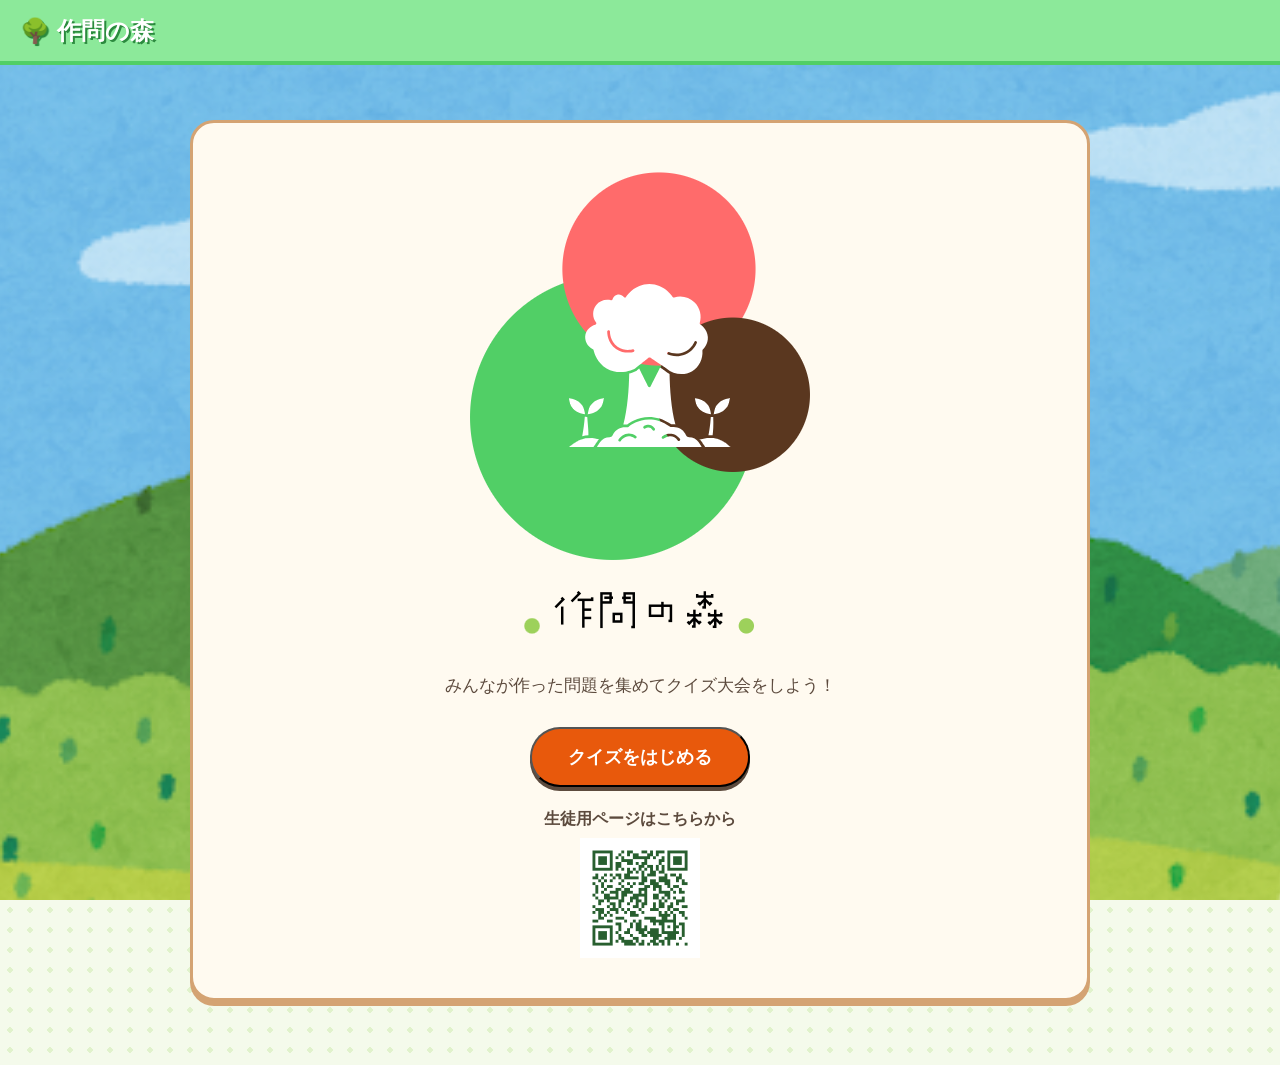
<file: index.html>
<!DOCTYPE html>
<html lang="ja">
<head>
    <meta charset="UTF-8">
    <title>作問の森 - ホーム画面</title>
    <link rel="stylesheet" href="style.css">
</head>
<body class="forest-mode">
    <img src="picture/yama.png" alt="山の背景" class="home-bg-image">
    <header class="forest-header">
        <h1>🌳 作問の森</h1>
        <div class="header-spacer"></div>
    </header>

    <div class="container home-container">
        <div class="hero-card">
            <img src="picture/logo.png" alt="作問の森ロゴ" class="site-logo">
            <p class="subtitle">みんなが作った問題を集めてクイズ大会をしよう！</p>

            <div class="menu-box">
                <button id="open-start-modal" class="btn btn-play">クイズをはじめる</button>
            </div>
            <div class="student-page-link">
                <p>生徒用ページはこちらから</p>
                <!-- <a href="student.html" aria-label="生徒用ページへ移動"> -->
                    <img src="picture/student.png" alt="生徒用ページへ">
                </a>
            </div>

            <div id="start-modal" class="start-modal">
                <div class="start-modal-content">
                    <button type="button" class="modal-close-btn" id="close-start-modal" aria-label="戻る">←</button>
                    <h2>🌳 クイズの準備</h2>

                    <div class="game-rule">
                        <p>🔊 効果音があります。音量に気を付けてね。</p>
                        <p>📝 こたえはひらがなで入力してね</p>
                        <p>💣 制限時間は90秒です</p>
                        <p>🎯 5こせいかいすると次の問題へ！</p>
                    </div>

                    <h3>出題ジャンル</h3>
                    <div class="genre-list">
                        <label><input type="checkbox" value="国語">国語</label>
                        <label><input type="checkbox" value="算数">算数</label>
                        <label><input type="checkbox" value="理科">理科</label>
                        <label><input type="checkbox" value="社会">社会</label>
                        <label><input type="checkbox" value="その他">その他</label>
                    </div>

                    <button id="start-quiz-btn" class="btn btn-play">スタート</button>
                    <p class="hiragana-note">こたえはひらがなで入力してね</p>
                </div>
            </div>
        </div>

        <!-- <div class="guide-link-row">
            <a href="teacher.html" class="btn btn-play">システム導入ガイド</a>
        </div> -->
    </div>

    <script src="index.js"></script>
</body>
</html>
</file>
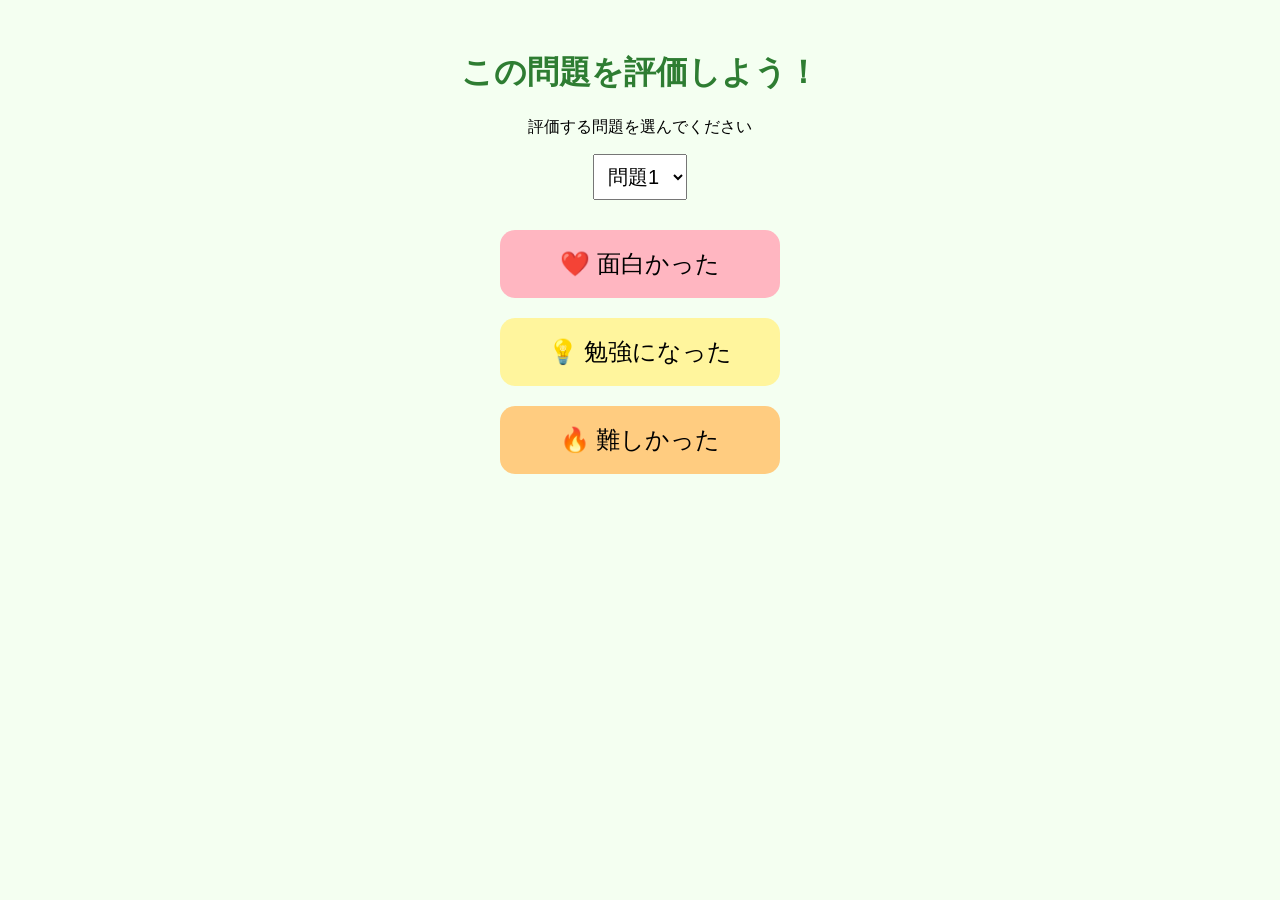
<file: evaluation.html>
<!DOCTYPE html>
<html lang="ja">
<head>
<meta charset="UTF-8">
<meta name="viewport" content="width=device-width, initial-scale=1.0">
<title>問題評価ページ</title>

<style>

body{
    font-family:sans-serif;
    text-align:center;
    background:#f4fff1;
    margin:0;
    padding:30px;
}

h1{
    color:#2e7d32;
}

#question-select{
    font-size:20px;
    padding:10px;
    margin-bottom:20px;
}

button{
    width:280px;
    font-size:24px;
    padding:18px;
    margin:10px;
    border:none;
    border-radius:15px;
    cursor:pointer;
}

.fun{
    background:#ffb6c1;
}

.useful{
    background:#fff59d;
}

.difficult{
    background:#ffcc80;
}

#message{
    margin-top:30px;
    font-size:22px;
    font-weight:bold;
    color:#2e7d32;
}

</style>

</head>
<body>

<h1>この問題を評価しよう！</h1>

<p>評価する問題を選んでください</p>

<select id="question-select">

    <option value="1">問題1</option>
    <option value="2">問題2</option>
    <option value="3">問題3</option>
    <option value="4">問題4</option>
    <option value="5">問題5</option>

</select>

<br>

<button
    class="fun"
    onclick="sendRating('面白かった')">
    ❤️ 面白かった
</button>

<br>

<button
    class="useful"
    onclick="sendRating('勉強になった')">
    💡 勉強になった
</button>

<br>

<button
    class="difficult"
    onclick="sendRating('難しかった')">
    🔥 難しかった
</button>

<div id="message"></div>

<script>

const GAS_URL =
"https://script.google.com/macros/s/AKfycbzkpgy5OvzHBtNYRGPcyQcgWJXjBPqlHSHGGUNH8OOA8y3KRTS0ELauOFQUkz1XW3TWaA/exec";


function sendRating(rating){

    const questionId =
        document.getElementById(
            "question-select"
        ).value;

    document.getElementById(
        "message"
    ).textContent =
        "送信中...";

    fetch(
        GAS_URL +
        "?questionId=" +
        questionId +
        "&rating=" +
        encodeURIComponent(rating)
    )
    .then(response =>
        response.text()
    )
    .then(data => {

        document.getElementById(
            "message"
        ).textContent =
            "✅ 評価ありがとうございました！";

    })
    .catch(error => {

        console.error(error);

        document.getElementById(
            "message"
        ).textContent =
            "❌ 送信失敗";

    });

}

</script>

</body>
</html>
</file>
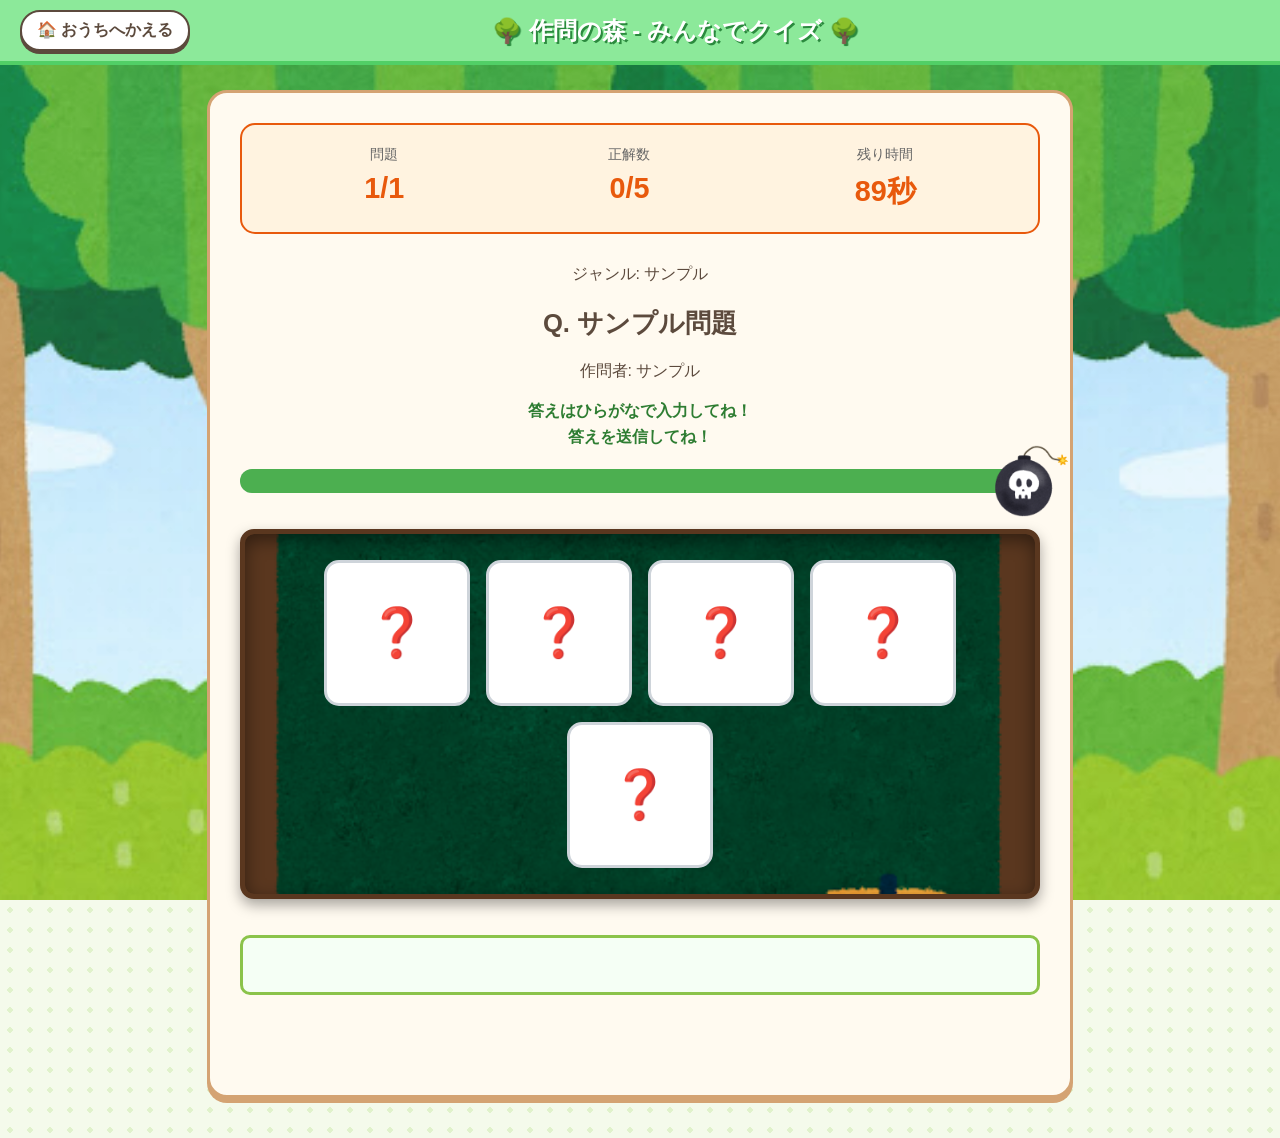
<file: quiz.html>
<!DOCTYPE html>
<html lang="ja">
<head>
    <meta charset="UTF-8">
    <title>作問の森 - クイズにちょうせん！</title>
    <link rel="stylesheet" href="style.css">
</head>
<body class="forest-mode">
    <img src="picture/mori.jpg" alt="森の背景" class="quiz-bg-image">

    <header class="forest-header">
        <a href="index.html" class="btn-home">🏠 おうちへかえる</a>
        <h1>🌳 作問の森 - みんなでクイズ 🌳</h1>
        <div class="header-spacer"></div>
    </header>

    <main class="game-board" id="game-board">
        <div class="team-status">
            <div class="status-item">
                <span class="label">問題</span>
                <span class="value" id="question-number">1/2</span>
            </div>
            <div class="status-item">
                <span class="label">正解数</span>
                <span class="value" id="correct-count">0/5</span>
            </div>
            <div class="status-item">
                <span class="label">残り時間</span>
                <span class="value" id="time-left">90秒</span>
            </div>
        </div>

        <div class="question-area">
            <p id="question-meta" class="question-meta">ジャンル: 読み込み中</p>
            <h2 id="question-text">Q. 読み込み中...</h2>
            <p id="question-author" class="question-author">作問者: 読み込み中</p>
            <p id="answer-instructions" class="answer-instructions" hidden>
                答えはひらがなで入力してね！<br>
                答えを送信してね！
            </p>
            
            <div class="time-bar-container">

    <div class="time-bar" id="time-bar"></div>

    <img
        src="picture/bakudan.png"
        id="bomb-image"
        class="bomb-image"
        alt="爆弾">
    </div>

        <!-- 答えボード（みんなで埋める黒板） -->
        <div class="answer-board">
            <div class="answer-slot" id="slot-answer-0">
                <span class="slot-icon">❓</span>
                <span class="slot-answer"></span>
            </div>
            <div class="answer-slot" id="slot-answer-1">
                <span class="slot-icon">❓</span>
                <span class="slot-answer"></span>
            </div>
            <div class="answer-slot" id="slot-answer-2">
                <span class="slot-icon">❓</span>
                <span class="slot-answer"></span>
            </div>
            <div class="answer-slot" id="slot-answer-3">
                <span class="slot-icon">❓</span>
                <span class="slot-answer"></span>
            </div>
            <div class="answer-slot" id="slot-answer-4">
                <span class="slot-icon">❓</span>
                <span class="slot-answer"></span>
            </div>
        </div>
        <div id="wrong-answer-area"></div>

        <div class="feedback-area">
            <div id="feedback" class="feedback"></div>
        </div>
    </main>

    <div class="result-overlay" id="result-screen" style="display: none;">
        <div class="result-dialog" id="result-dialog">
            <h1 id="result-title">結果</h1>
            <p id="result-message">メッセージ</p>

            <p id="result-answer" class="result-answer"></p>

            <section id="awards-screen" class="awards-screen" hidden>
                <h2>🎉 表彰 🎉</h2>
                <div class="award-card">
                    <h3>🥇 一番正解したで賞</h3>
                    <p id="most-correct-winners"></p>
                </div>
                <div class="award-card">
                    <h3>🏅 一番チャレンジしたで賞</h3>
                    <p id="most-attempts-winners"></p>
                </div>
            </section>
<!--
            <div class="rating-panel" id="rating-panel">
                <h3 id="rating-title">この問題を評価してね</h3>
                <p id="rating-message">作問者へのフィードバックとして、押してみよう！</p>
                <div class="rating-buttons">
                    <button type="button" class="rating-btn" id="rating-btn-fun">❤️ 面白かった <span id="rating-fun-count">0</span></button>
                    <button type="button" class="rating-btn" id="rating-btn-useful">💡 勉強になった <span id="rating-useful-count">0</span></button>
                    <button type="button" class="rating-btn" id="rating-btn-difficult">🔥 難しかった <span id="rating-difficult-count">0</span></button>
                </div>
            </div> -->

            <button class="btn-home" id="btn-next-question" type="button">次の問題へ</button>
            <button class="btn-home" id="btn-replay" type="button" style="display:none; margin-top: 10px;">もう一度あそぶ</button>
            <button class="btn-home"id="btn-home-return"type="button"style="display:none; margin-top: 10px;">ホームへもどる</button>

    </div>

    <script src="quiz.js"></script>
</body>
</html>
</file>
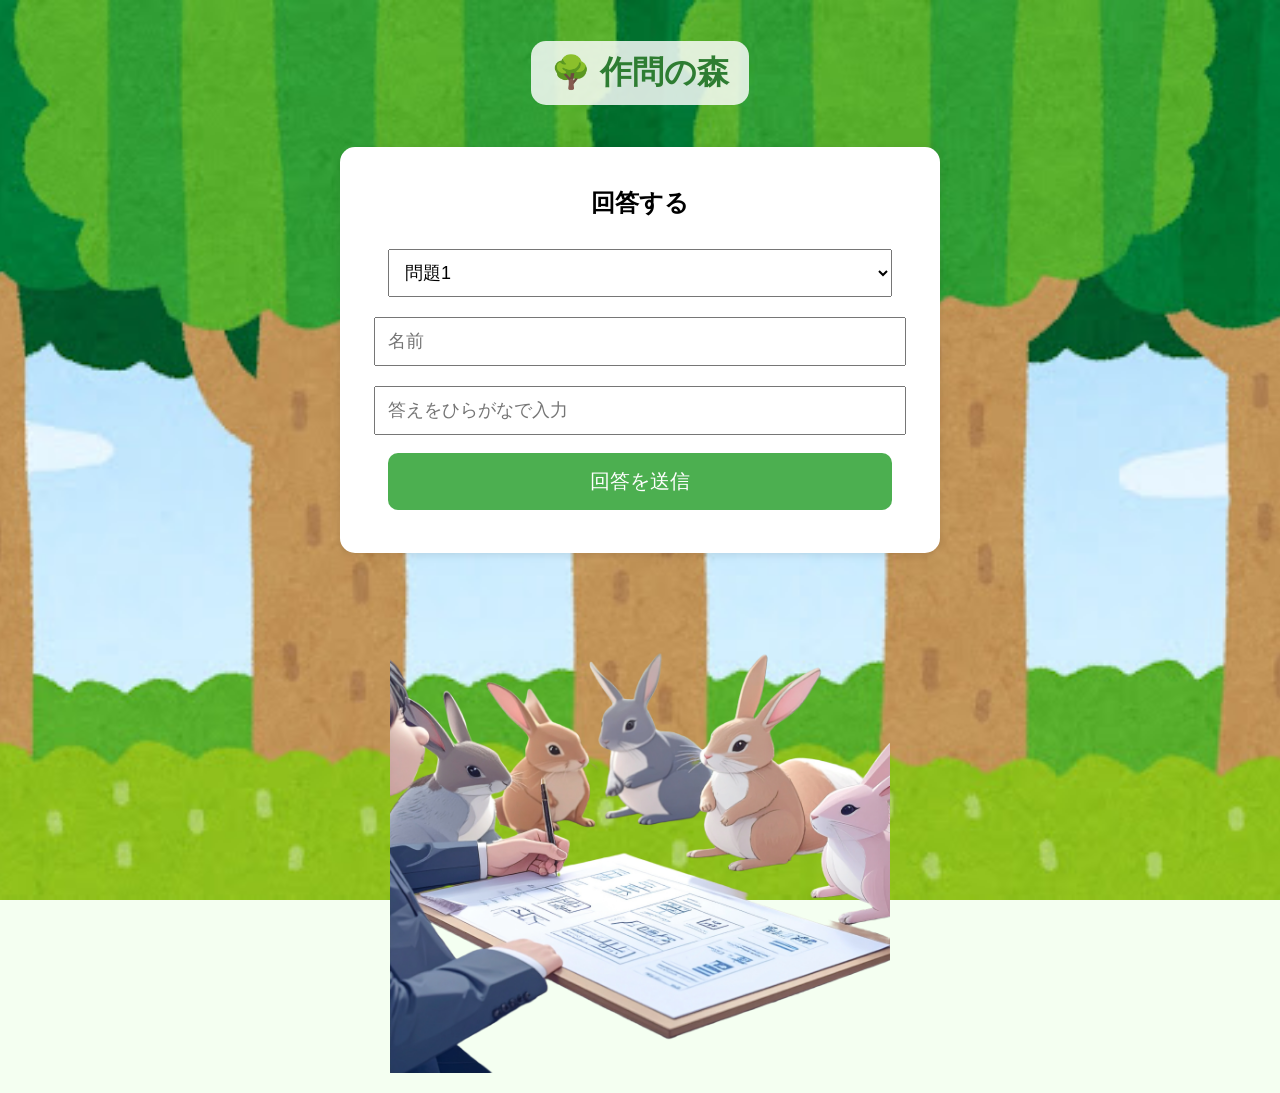
<file: student.html>
<!DOCTYPE html>
<html lang="ja">
<head>
<meta charset="UTF-8">
<meta name="viewport" content="width=device-width, initial-scale=1.0">

<title>作問の森 生徒ページ</title>

<style>

body{
    font-family:sans-serif;
    text-align:center;
    background:#f4fff1;
    background-image:url("picture/mori.jpg");
    background-position:center;
    background-size:cover;
    background-attachment:fixed;
    background-repeat:no-repeat;
    margin:0;
    padding:20px;
}

.container{
    max-width:600px;
    margin:auto;
}

h1{
    color:#2e7d32;
    display:inline-block;
    padding:10px 20px;
    background:rgba(255,255,255,0.82);
    border-radius:15px;
}

.section{
    background:white;
    padding:20px;
    margin:20px 0;
    border-radius:15px;
    box-shadow:0 2px 8px rgba(0,0,0,0.1);
}

input,
select{
    width:90%;
    padding:12px;
    font-size:18px;
    margin:10px 0;
}

button{
    width:90%;
    padding:15px;
    font-size:20px;
    border:none;
    border-radius:10px;
    cursor:pointer;
    margin:8px 0;
}

.answer-btn{
    background:#4caf50;
    color:white;
}

.fun{
    background:#ffb6c1;
}

.useful{
    background:#fff59d;
}

.difficult{
    background:#ffcc80;
}

.message{
    margin-top:15px;
    font-weight:bold;
}

.student-illustration{
    display:block;
    width:100%;
    max-width:500px;
    height:auto;
    margin:20px auto 0;
}

</style>
</head>

<body>

<div class="container">

<h1>🌳 作問の森</h1>

<div class="section">

<h2>回答する</h2>

<select id="question-select">

<option value="1">問題1</option>
<option value="2">問題2</option>
<option value="3">問題3</option>
<option value="4">問題4</option>
<option value="5">問題5</option>

<input
    type="text"
    id="student-name"
    placeholder="名前">

<input
    type="text"
    id="student-answer"
    placeholder="答えをひらがなで入力">


</select>

<button
    class="answer-btn"
    onclick="sendAnswer()">

    回答を送信

</button>

<div
    id="answer-message"
    class="message">
</div>

</div>

<img
    src="picture/usagi.png"
    alt="うさぎと一緒に問題を作る生徒"
    class="student-illustration">

<!-- 
<div class="section">

<h2>問題を評価する</h2>

<button
    class="fun"
    onclick="sendRating('面白かった')">

❤️ 面白かった

</button>

<button
    class="useful"
    onclick="sendRating('勉強になった')">

💡 勉強になった

</button>

<button
    class="difficult"
    onclick="sendRating('難しかった')">

🔥 難しかった

</button>

<div
    id="rating-message"
    class="message">
</div> -->

</div>

</div>

<script>
// 回答用GAS
const ANSWER_GAS_URL =
"https://script.google.com/macros/s/AKfycby6wQFYHOi0Dp2m3sxSm8uuoxMMzEEzVFtXbEY3uKLiTUn_QhZmlxVcyXEwDjBfSOMH/exec";
// 評価用GAS
// const RATING_GAS_URL =
// "https://script.google.com/macros/s/AKfycbzkpgy5OvzHBtNYRGPcyQcgWJXjBPqlHSHGGUNH8OOA8y3KRTS0ELauOFQUkz1XW3TWaA/exec";

function sendAnswer(){

    const name =
        document.getElementById(
            "student-name"
        ).value.trim();

    const answer =
        document.getElementById(
            "student-answer"
        ).value.trim();

    const questionId =
        document.getElementById(
            "question-select"
        ).value;

    if(name === "" || answer === ""){

        document
        .getElementById(
            "answer-message"
        ).textContent =
        "名前と回答を入力してください";

        return;
    }

    document
    .getElementById(
        "answer-message"
    ).textContent =
    "送信中...";

    fetch(
        ANSWER_GAS_URL,
        {
            method:"POST",

            body:JSON.stringify({

                name:name,
                answer:answer,
                questionId:questionId

            })

        }
    )
    .then(response => response.text())
    .then(data => {

        document
        .getElementById(
            "answer-message"
        ).textContent =
        "✅ 回答を送信しました";

        document
        .getElementById(
            "student-answer"
        ).value = "";

    })
    .catch(error => {

        console.error(error);

        document
        .getElementById(
            "answer-message"
        ).textContent =
        "❌ 送信失敗";

    });

}

function sendRating(rating){

    const questionId =
        document.getElementById(
            "question-select"
        ).value;

    document
    .getElementById(
        "rating-message"
    ).textContent =
    "送信中...";

    fetch(
        RATING_GAS_URL +
        "?questionId=" +
        questionId +
        "&rating=" +
        encodeURIComponent(
            rating
        )
    )
    .then(response => response.text())
    .then(data => {

        document
        .getElementById(
            "rating-message"
        ).textContent =
        "✅ 評価ありがとうございました";

    })
    .catch(error => {

        console.error(error);

        document
        .getElementById(
            "rating-message"
        ).textContent =
        "❌ 送信失敗";

    });

}

</script>

</body>
</html>
</file>
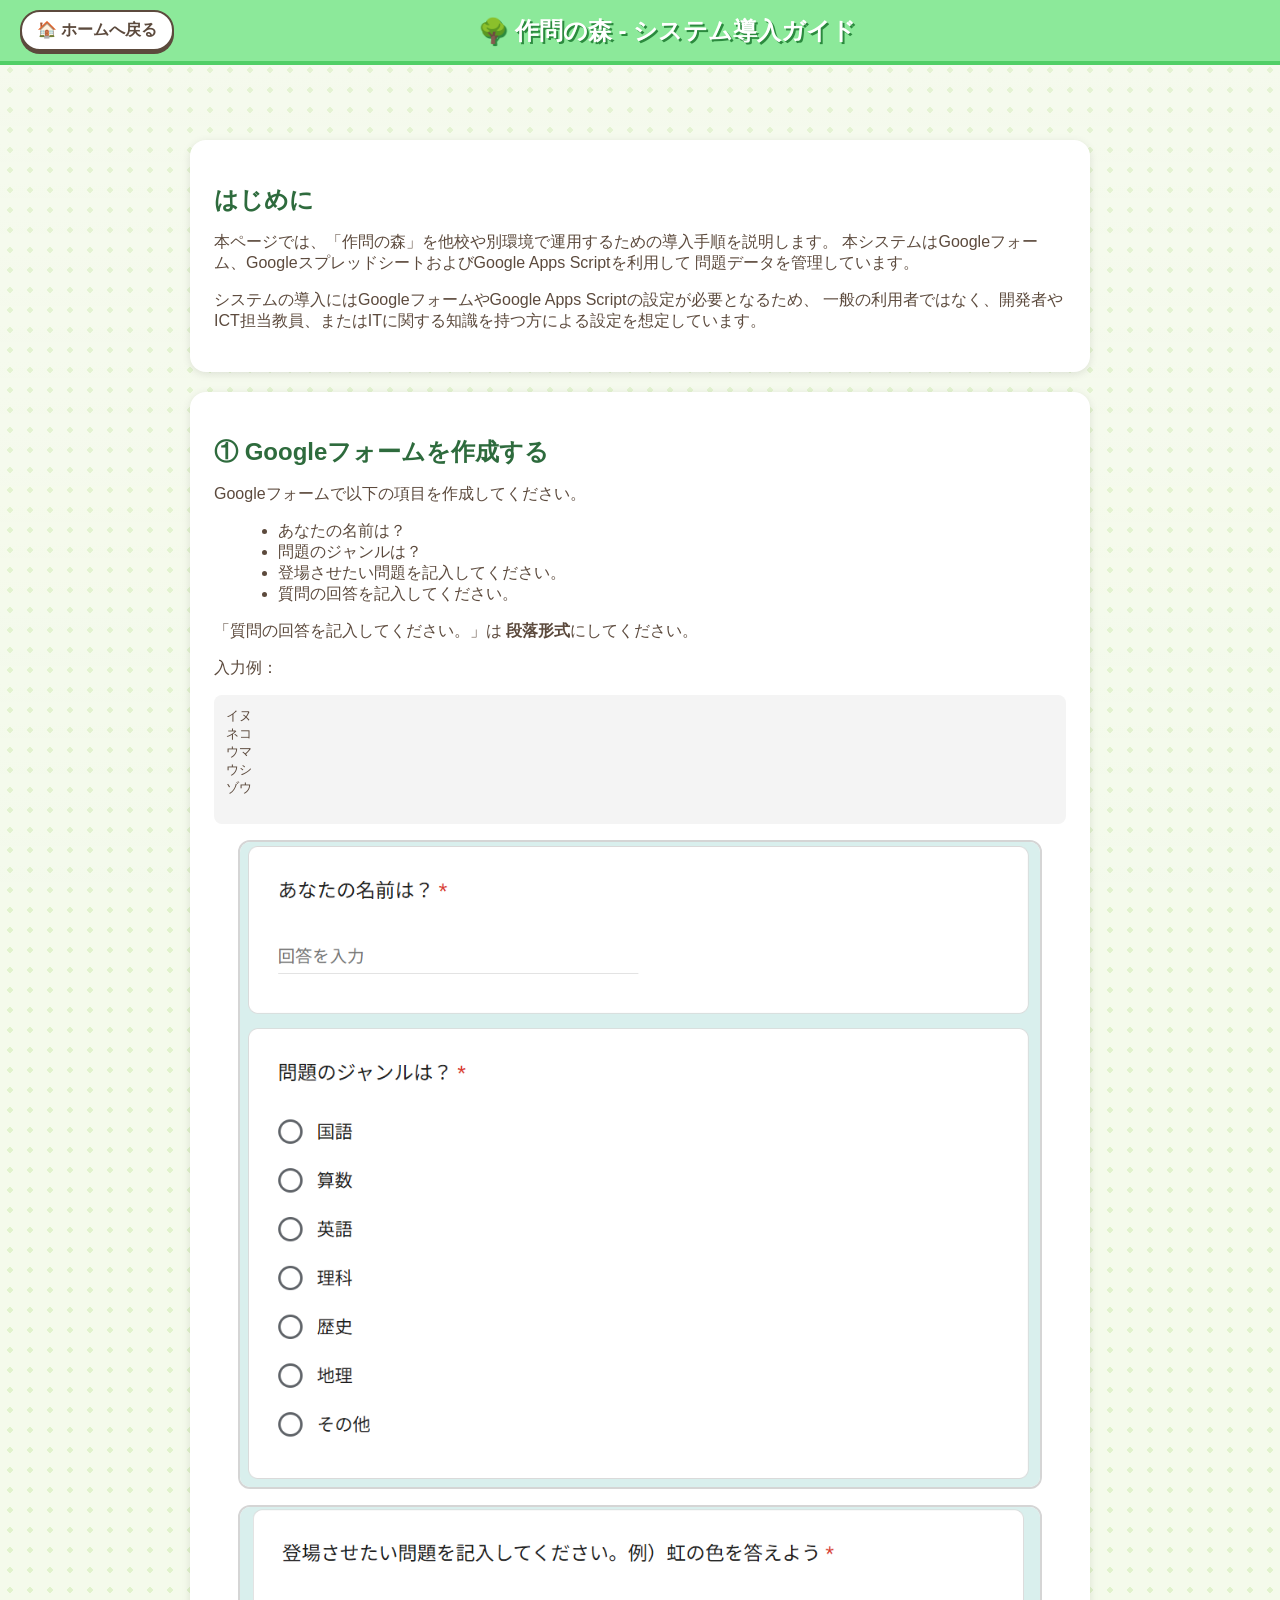
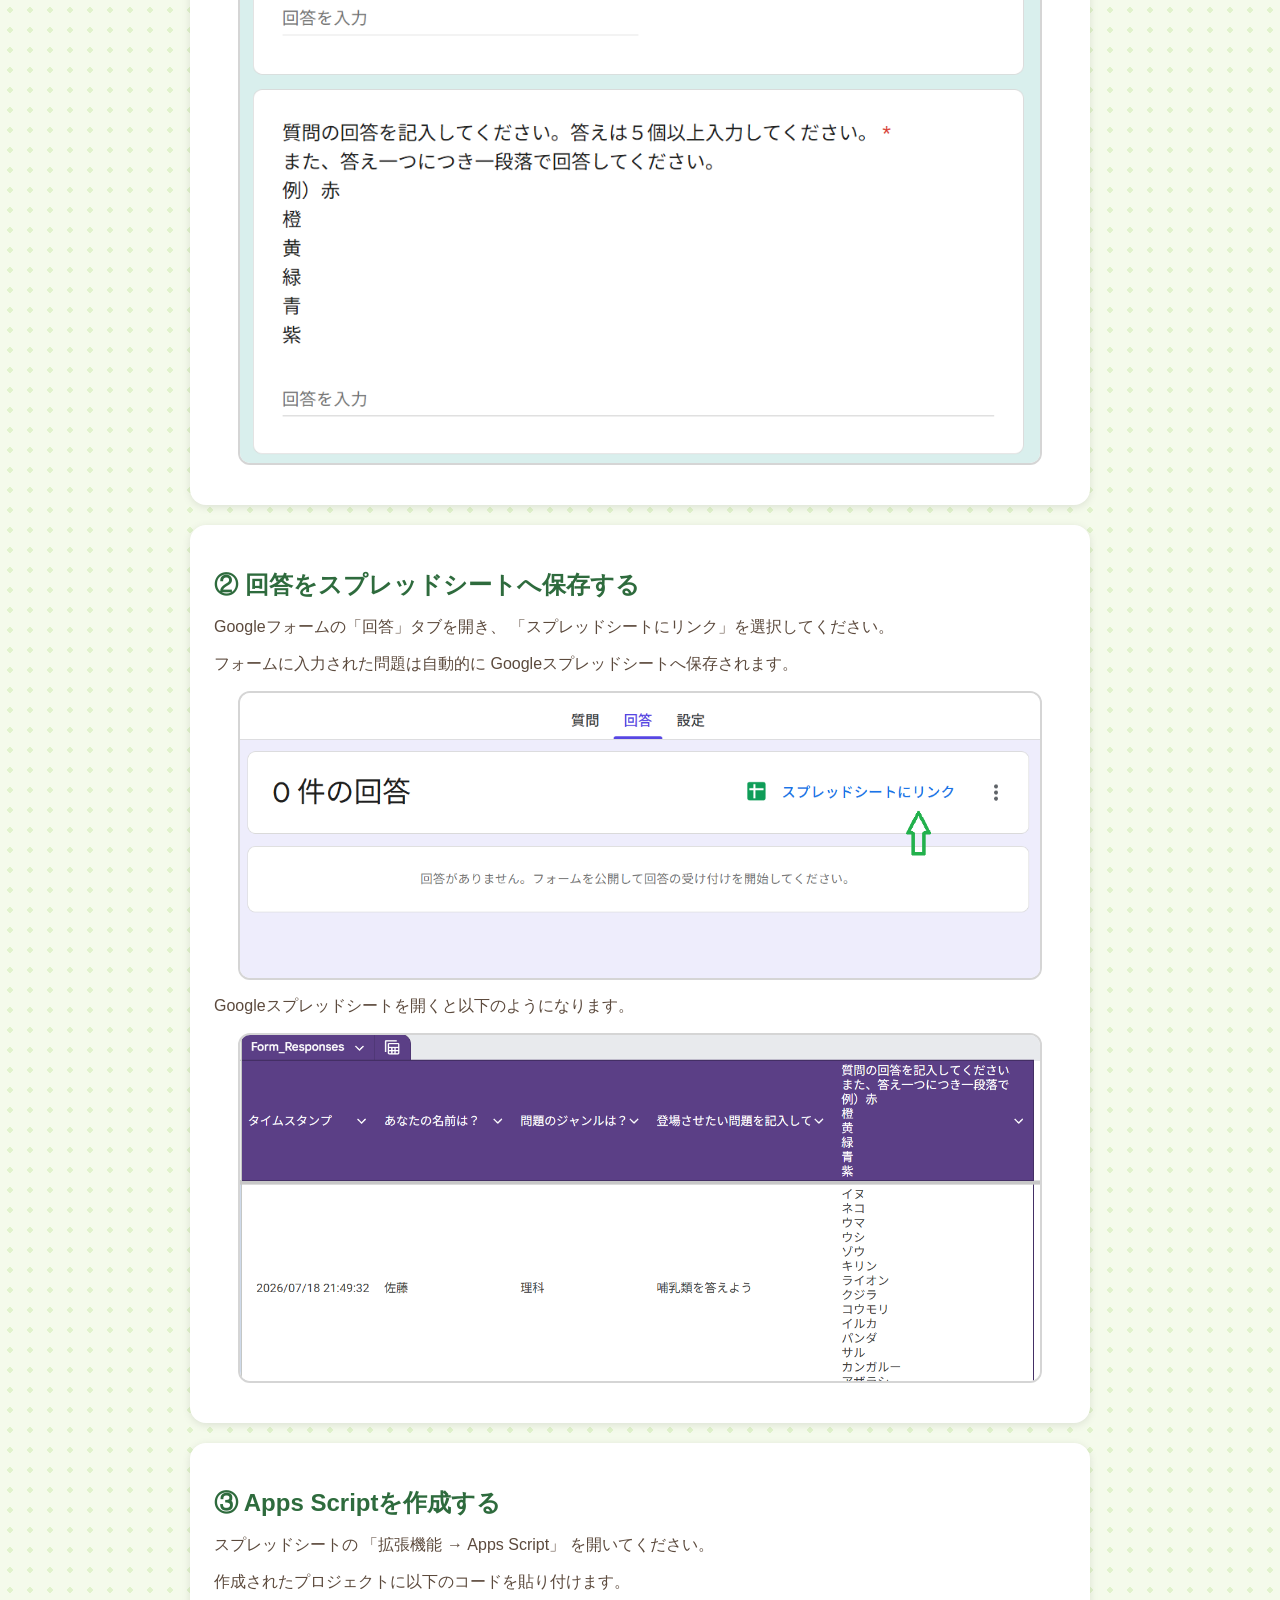
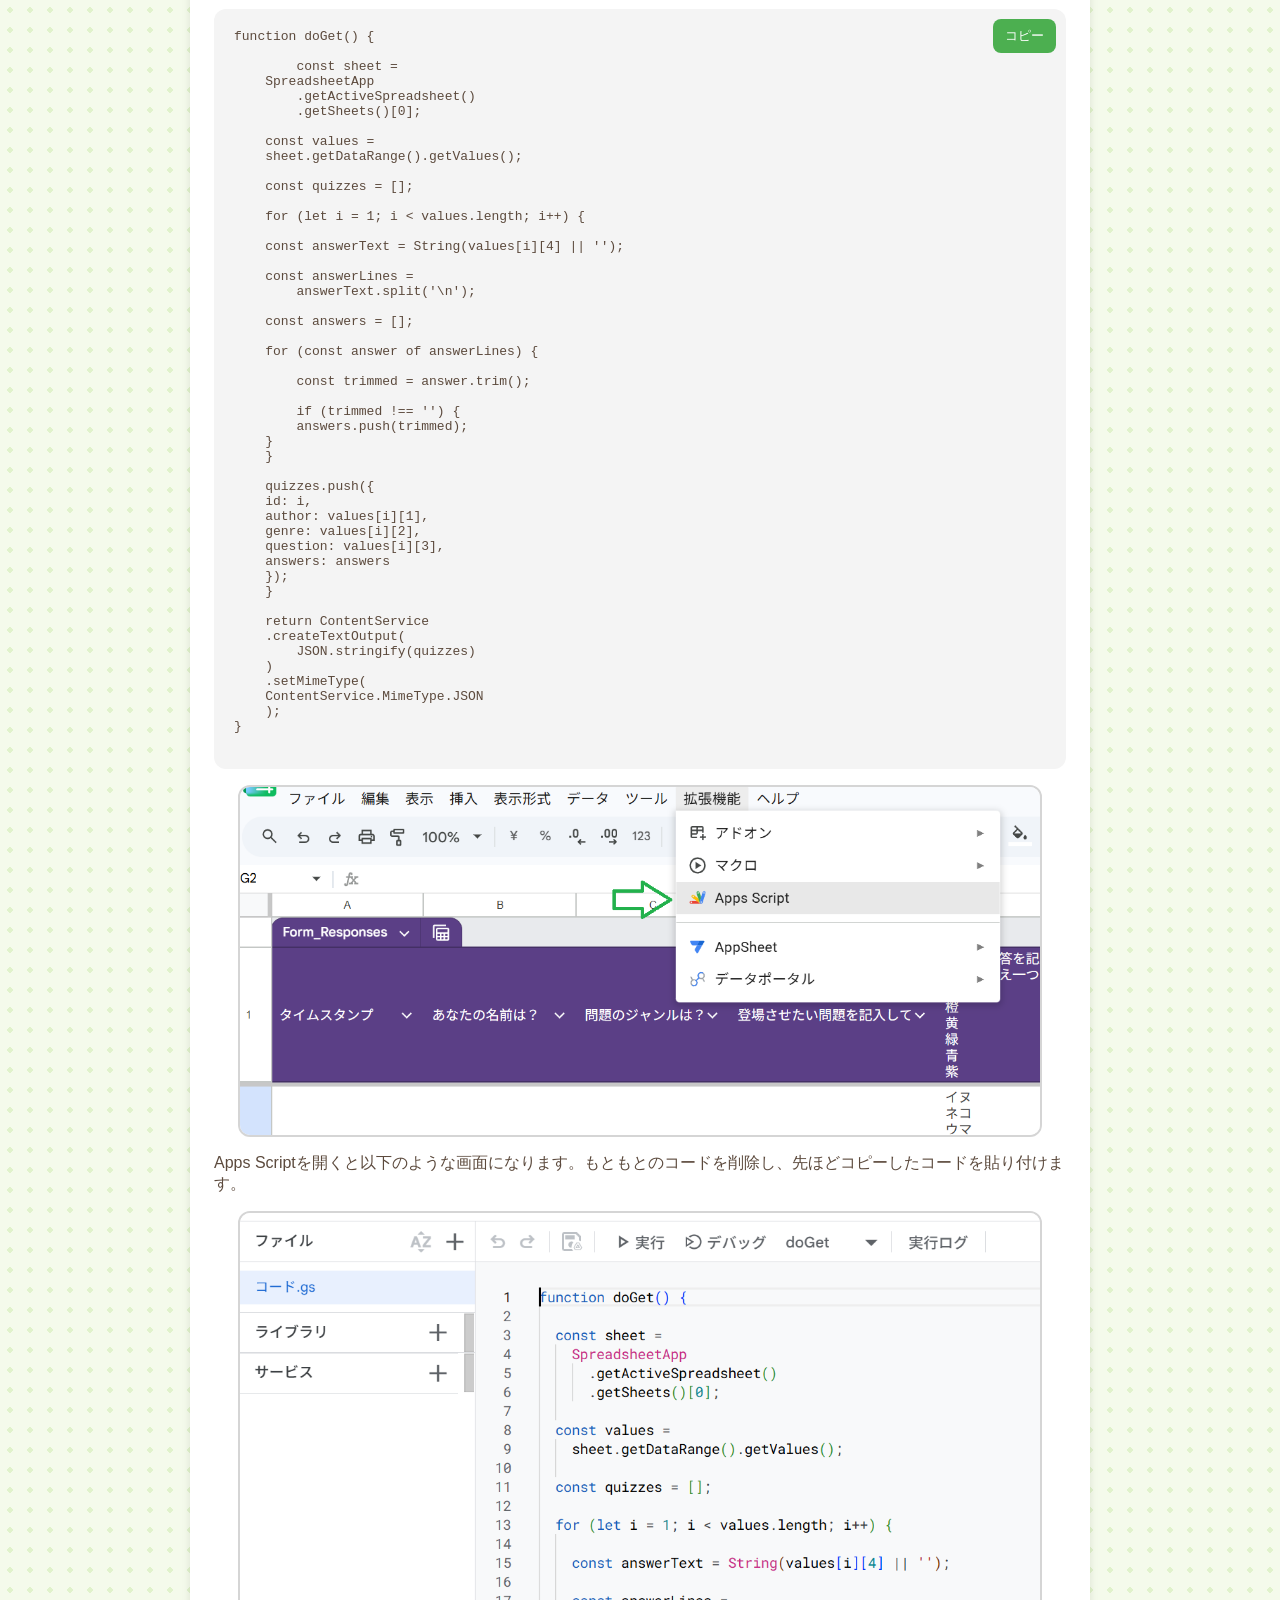
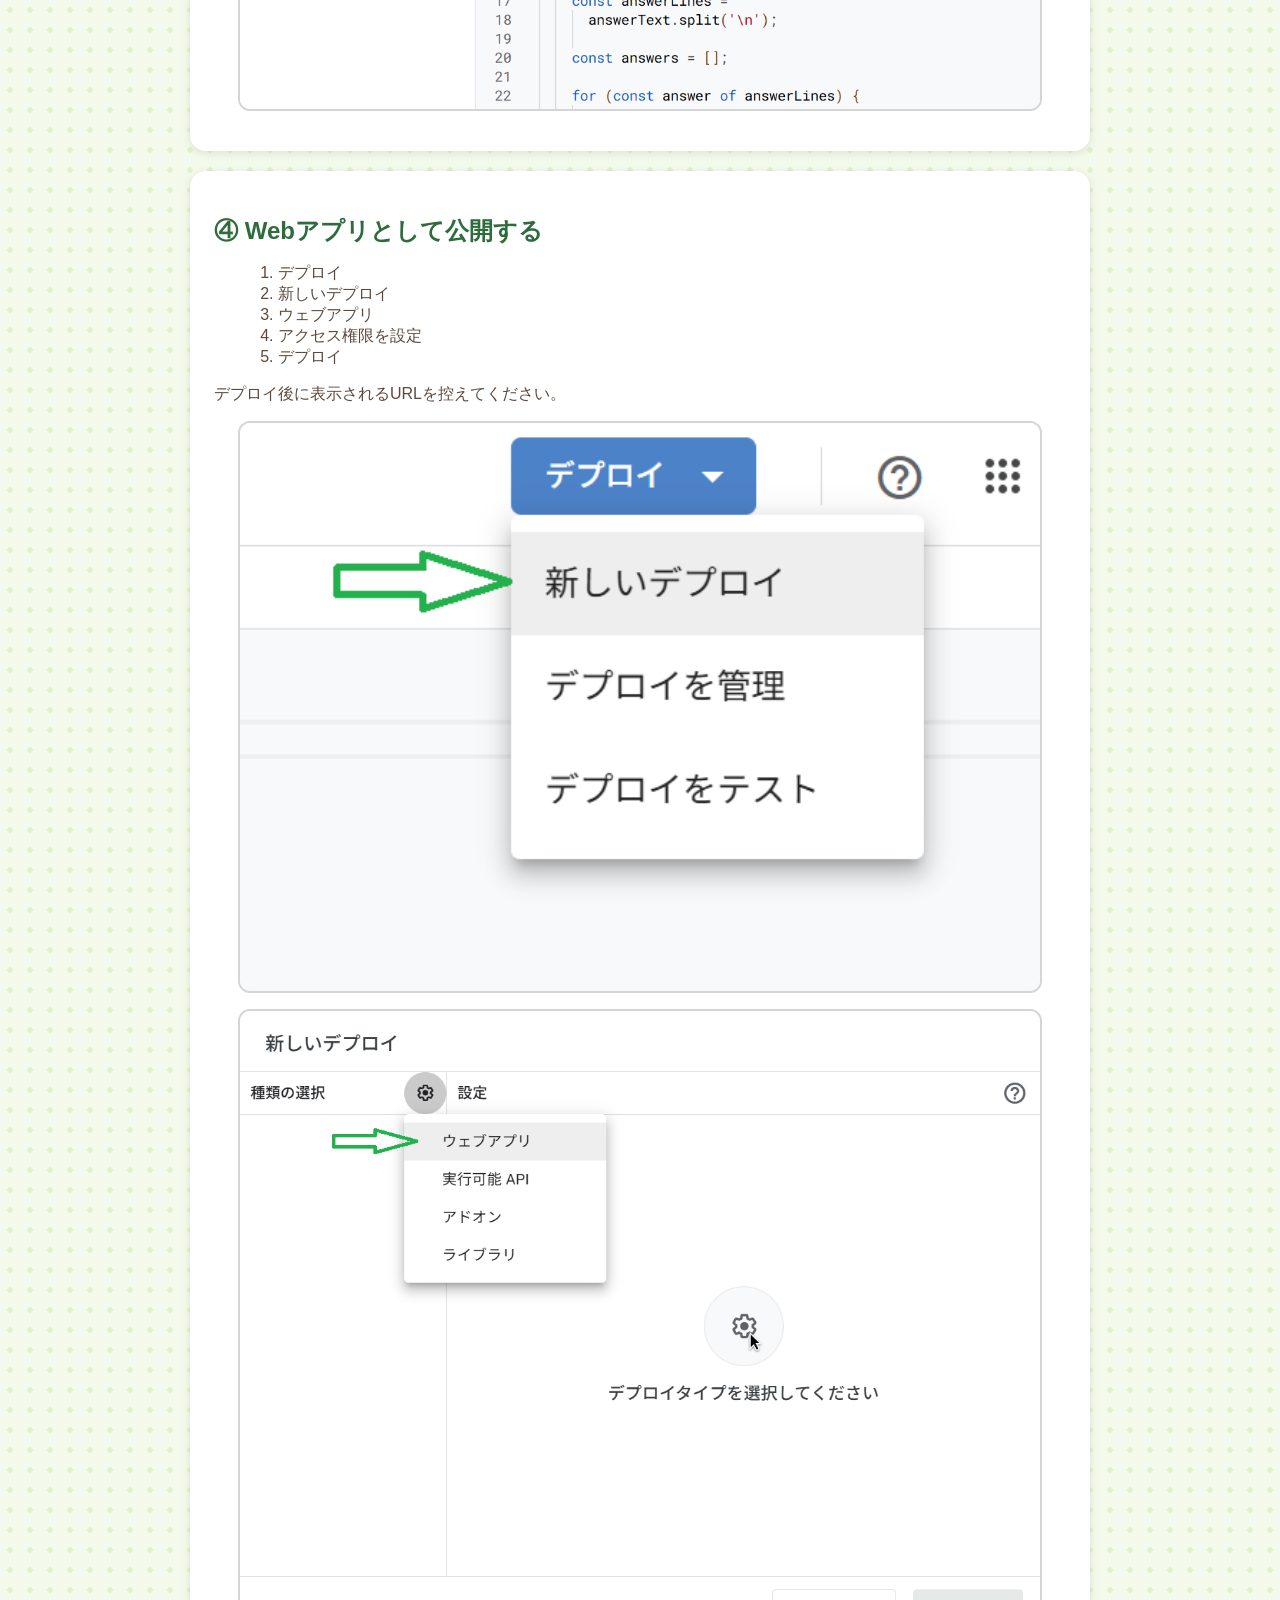
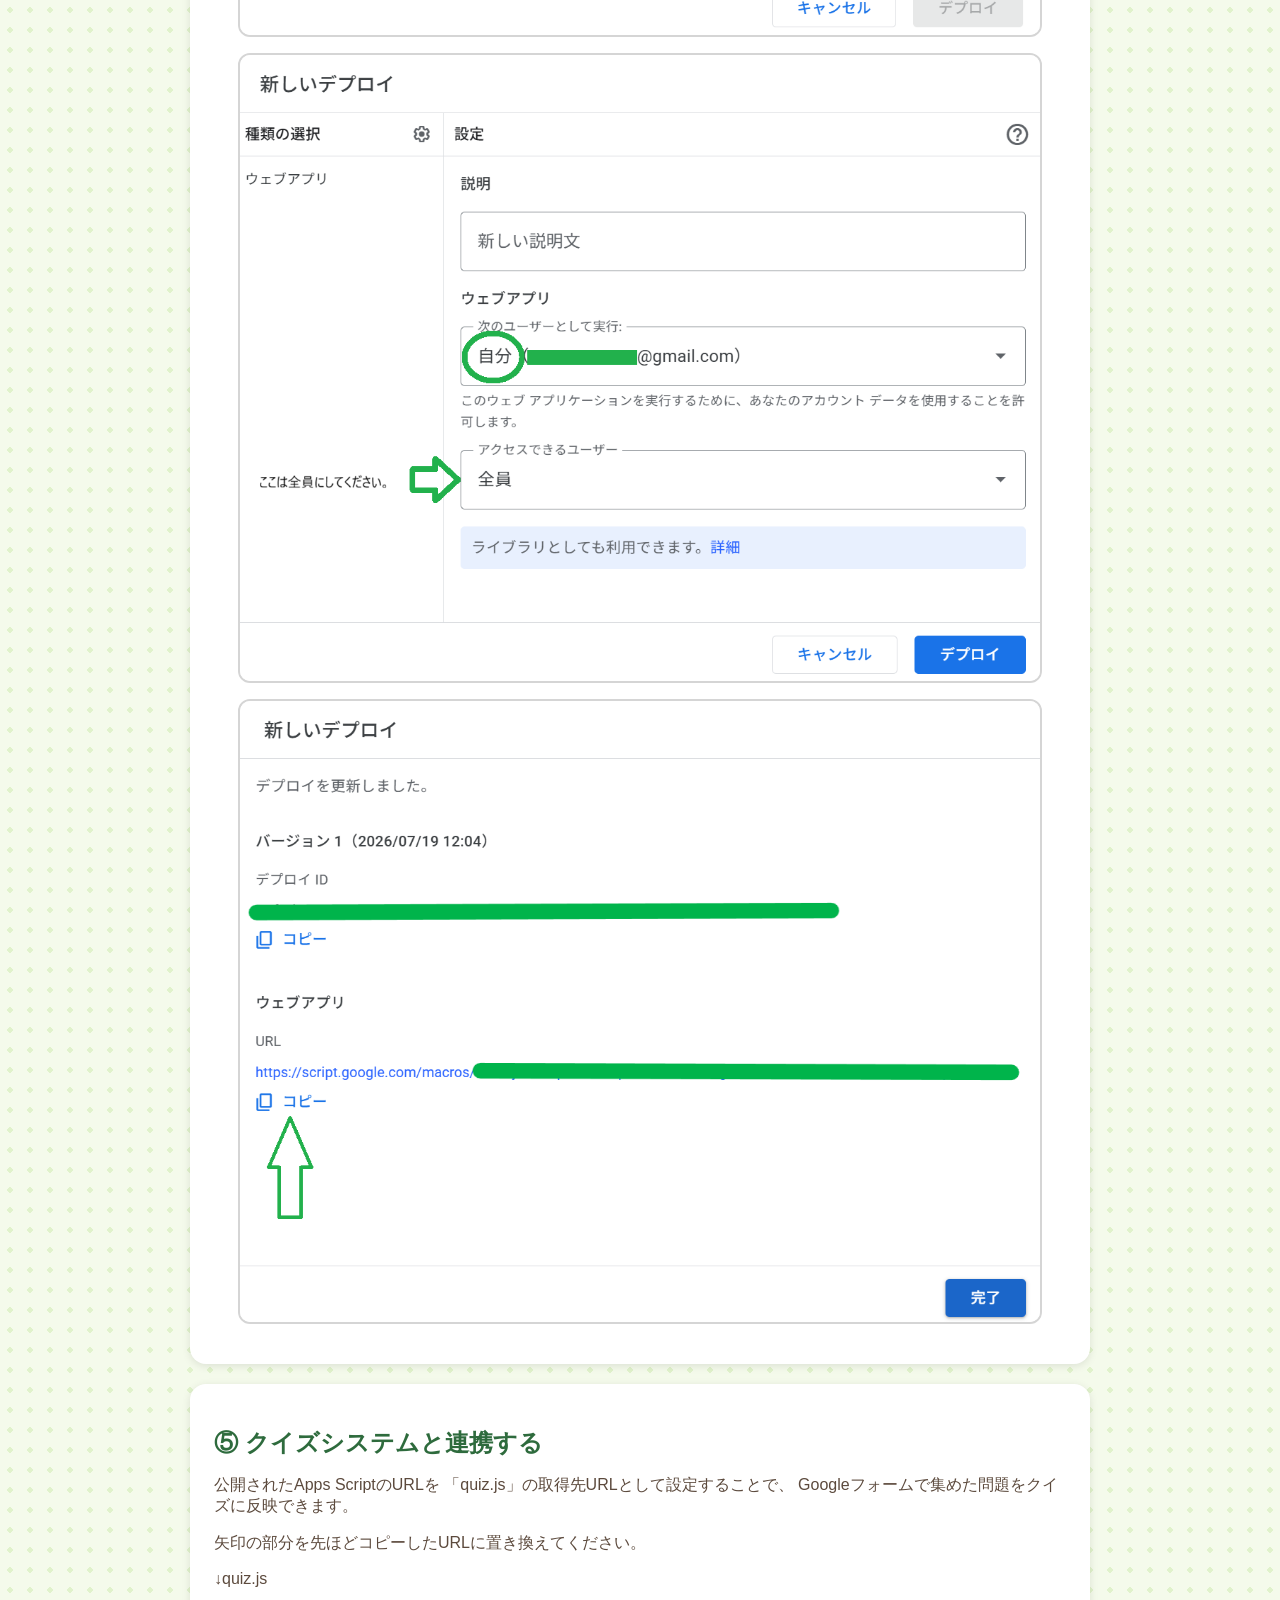
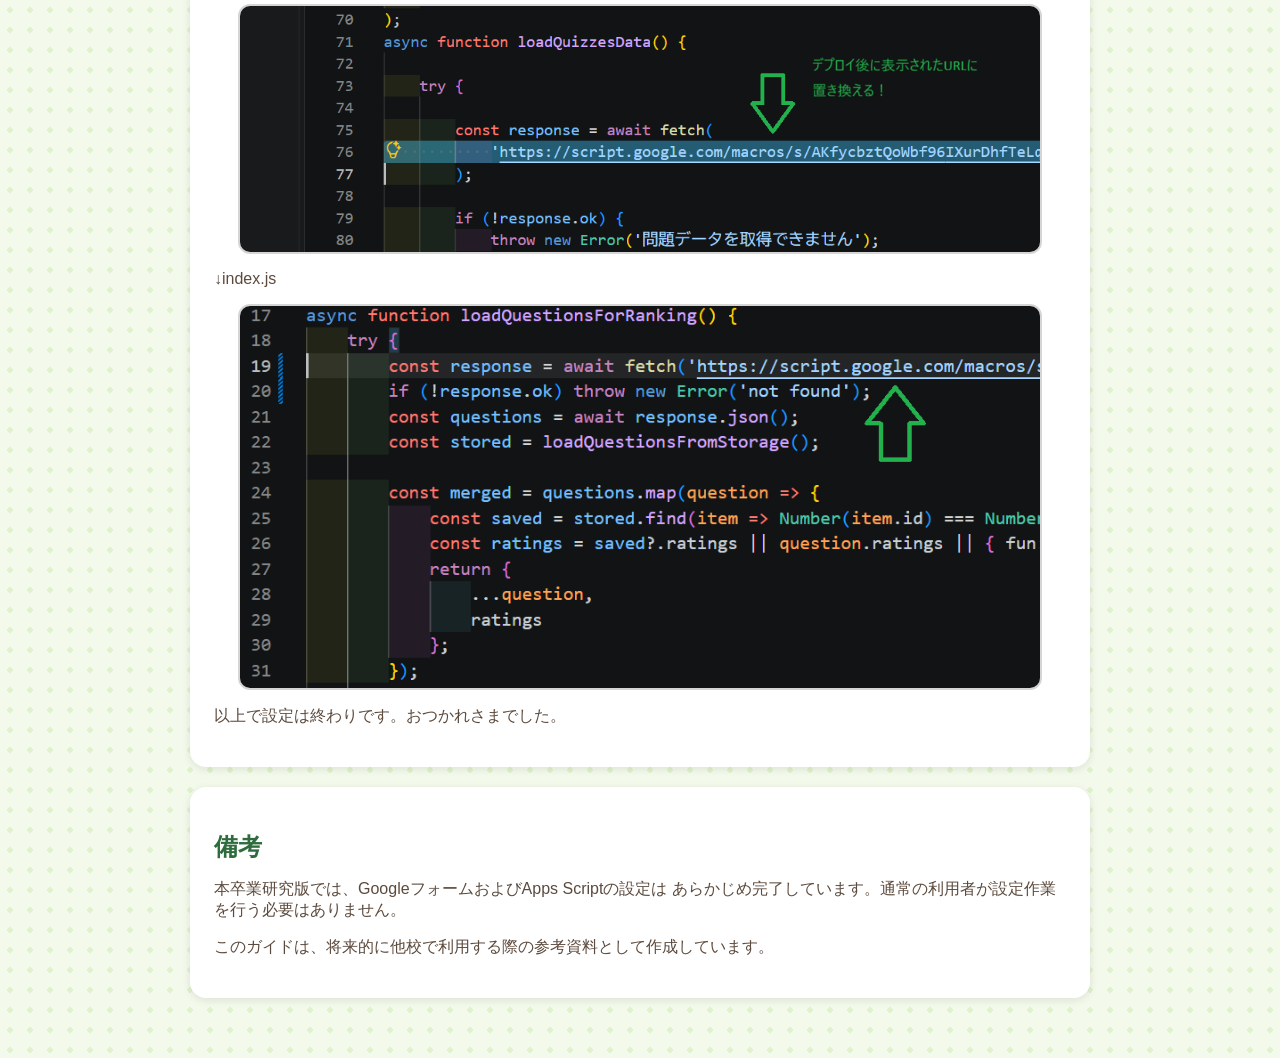
<file: teacher.html>
<!DOCTYPE html>
<html lang="ja">
<head>
    <meta charset="UTF-8">
    <title>作問の森 - システム導入ガイド</title>
    <link rel="stylesheet" href="style.css">
</head>
<body class="forest-mode">

    <header class="forest-header">
        <a href="index.html" class="btn-home">🏠 ホームへ戻る</a>
        <h1>🌳 作問の森 - システム導入ガイド</h1>
        <div class="header-spacer"></div>
    </header>

    <div class="container home-container">

        <section class="guide-card">
            <h2>はじめに</h2>

<p>
    本ページでは、「作問の森」を他校や別環境で運用するための導入手順を説明します。
    本システムはGoogleフォーム、GoogleスプレッドシートおよびGoogle Apps Scriptを利用して
    問題データを管理しています。
</p>

<p>
    システムの導入にはGoogleフォームやGoogle Apps Scriptの設定が必要となるため、
    一般の利用者ではなく、開発者やICT担当教員、またはITに関する知識を持つ方による設定を想定しています。
</p>


        </section>

        <section class="guide-card">
            <h2>① Googleフォームを作成する</h2>

            <p>Googleフォームで以下の項目を作成してください。</p>

            <ul>
                <li>あなたの名前は？</li>
                <li>問題のジャンルは？</li>
                <li>登場させたい問題を記入してください。</li>
                <li>質問の回答を記入してください。</li>
            </ul>

            <p>
                「質問の回答を記入してください。」は
                <strong>段落形式</strong>にしてください。
            </p>

            <p>入力例：</p>

            <pre>
イヌ
ネコ
ウマ
ウシ
ゾウ
            </pre>
            <img src="picture/guide1-1.png" alt="Googleフォームの入力例" class="guide-image">
            <img src="picture/guide1-2.png" alt="Googleフォームの入力例" class="guide-image">
        </section>
        </section>

        <section class="guide-card">
            <h2>② 回答をスプレッドシートへ保存する</h2>

            <p>
                Googleフォームの「回答」タブを開き、
                「スプレッドシートにリンク」を選択してください。
            </p>

            <p>
                フォームに入力された問題は自動的に
                Googleスプレッドシートへ保存されます。
            </p>
            <img src="picture/guide2-1.png" alt="Googleスプレッドシートへのリンク" class="guide-image">
            <p>Googleスプレッドシートを開くと以下のようになります。</p>
            <img src="picture/guide2-2.png" alt="Googleスプレッドシートの画面" class="guide-image">
        </section>

        <section class="guide-card">
            <h2>③ Apps Scriptを作成する</h2>

            <p>
                スプレッドシートの
                「拡張機能 → Apps Script」
                を開いてください。
            </p>

            <p>
                作成されたプロジェクトに以下のコードを貼り付けます。
            </p>
        <div class="code-box">
            <button id="copy-gas-btn" class="copy-btn">コピー</button>
            <pre id="gas-code">
function doGet() {

        const sheet =
    SpreadsheetApp
        .getActiveSpreadsheet()
        .getSheets()[0];

    const values =
    sheet.getDataRange().getValues();

    const quizzes = [];

    for (let i = 1; i < values.length; i++) {

    const answerText = String(values[i][4] || '');

    const answerLines =
        answerText.split('\n');

    const answers = [];

    for (const answer of answerLines) {

        const trimmed = answer.trim();

        if (trimmed !== '') {
        answers.push(trimmed);
    }
    }

    quizzes.push({
    id: i,
    author: values[i][1],
    genre: values[i][2],
    question: values[i][3],
    answers: answers
    });
    }

    return ContentService
    .createTextOutput(
        JSON.stringify(quizzes)
    )
    .setMimeType(
    ContentService.MimeType.JSON
    );
}
            </pre>
            </div>
            <img src="picture/guide3-1.png" alt="Apps Scriptを開く画面" class="guide-image">
            <p>Apps Scriptを開くと以下のような画面になります。もともとのコードを削除し、先ほどコピーしたコードを貼り付けます。</p>
            <img src="picture/guide3-2.png" alt="Apps Scriptのコード編集画面" class="guide-image">
        </section>

        <section class="guide-card">
            <h2>④ Webアプリとして公開する</h2>

            <ol>
                <li>デプロイ</li>
                <li>新しいデプロイ</li>
                <li>ウェブアプリ</li>
                <li>アクセス権限を設定</li>
                <li>デプロイ</li>
            </ol>

            <p>
                デプロイ後に表示されるURLを控えてください。
            </p>
            <img src="picture/guide4-1.png" alt="デプロイ画面" class="guide-image">
            <img src="picture/guide4-2.png" alt="新しいデプロイからウェブアプリ" class="guide-image">
            <img src="picture/guide4-3.png" alt="アクセス権限の設定" class="guide-image">
            <img src="picture/guide4-4.png" alt="デプロイ後のURL" class="guide-image">
        </section>

        <section class="guide-card">
            <h2>⑤ クイズシステムと連携する</h2>

            <p>
                公開されたApps ScriptのURLを
                「quiz.js」の取得先URLとして設定することで、
                Googleフォームで集めた問題をクイズに反映できます。
            </p>
            <p>矢印の部分を先ほどコピーしたURLに置き換えてください。
            </p>
            <p>↓quiz.js</p>
            <img src="picture/guide5-1.png" alt="作問の森(quiz.js)との連携" class="guide-image">
            <p>↓index.js</p>
            <img src="picture/guide5-2.png" alt="作問の森(quiz.js)との連携" class="guide-image">
            <p>
            以上で設定は終わりです。おつかれさまでした。    
            </p>
        </section>

        <section class="guide-card">
            <h2>備考</h2>

            <p>
                本卒業研究版では、GoogleフォームおよびApps Scriptの設定は
                あらかじめ完了しています。通常の利用者が設定作業を行う必要はありません。
            </p>

            <p>
                このガイドは、将来的に他校で利用する際の参考資料として作成しています。
            </p>
        </section>

    </div>
<script>
document
.getElementById('copy-gas-btn')
.addEventListener('click', function () {

    const code =
        document.getElementById('gas-code')
        .textContent;

    navigator.clipboard.writeText(code);

    this.textContent = 'コピー完了';

    setTimeout(() => {
        this.textContent = 'コピー';
    }, 2000);

});
</script>

</body>
</html>
</file>
<file: style.css>
/* 全体の背景やフォントの設定 */
body {
    background-color: #f4faeb;
    color: #5c4a3d;
    font-family: 'Hiragino Maru Gothic ProN', 'Rounded M+ 1c', 'メイリオ', sans-serif;
    margin: 0;
    padding: 0;
}

body.forest-mode {
    background-image: radial-gradient(#e0f2cb 20%, transparent 20%);
    background-size: 20px 20px;
    position: relative;
    overflow-x: hidden;
}

body.forest-mode::before {
    content: '';
    position: fixed;
    inset: 0;
    pointer-events: none;
    z-index: 0;
    background-image: linear-gradient(180deg, rgba(255,255,255,0.15), rgba(255,255,255,0.05));
}

.home-bg-image,
.quiz-bg-image {
    position: fixed;
    pointer-events: none;
    z-index: 0;
    opacity: 0.9;
    object-fit: cover;
}

.home-bg-image {
    left: -5%;
    top: 0;
    width: 110vw;
    max-width: none;
    height: 100vh;
    object-fit: cover;
    object-position: center top;
    content: url('picture/yama.png');
    transform: translateY(0);
}

.quiz-bg-image {
    right: -5%;
    top: 0;
    width: 110vw;
    max-width: none;
    height: 100vh;
    object-fit: cover;
    object-position: center top;
    content: url('picture/mori.jpg');
    transform: translateY(0);
}

.container {
    text-align: center;
    padding: 120px 20px 40px;
    position: relative;
    z-index: 1;
}

.hero-card,
.game-board,
.result-dialog {
    position: relative;
    z-index: 1;
}

.home-container {
    max-width: 900px;
    margin: 0 auto;
}

h1 {
    font-size: 3rem;
    color: #2f5d3b;
    margin-bottom: 10px;
}

.subtitle {
    color: #5c4a3d;
    margin-bottom: 30px;
    font-size: 1.05rem;
}

.hero-card {
    background-color: #fffaf0;
    border: 3px solid #d4a373;
    border-radius: 24px;
    padding: 30px 24px 36px;
    box-shadow: 0 5px 0 #d4a373;
    margin-bottom: 24px;
}

.site-logo {
    object-fit: cover;
}

.menu-box {
    display: flex;
    justify-content: center;
    gap: 24px;
    flex-wrap: wrap;
}

.student-page-link {
    margin-top: 22px;
}

.student-page-link p {
    margin: 0 0 8px;
    font-weight: bold;
}

.student-page-link a {
    display: inline-block;
}

.student-page-link img {
    width: 120px;
    height: 120px;
    object-fit: contain;
    transition: transform 0.2s ease;
}

.student-page-link a:hover img,
.student-page-link a:focus-visible img {
    transform: scale(1.1);
}

.btn {
    display: inline-block;
    min-width: 220px;
    padding: 16px 20px;
    font-size: 1.1rem;
    font-weight: bold;
    text-decoration: none;
    color: #fff;
    border-radius: 999px;
    box-shadow: 0 4px 0 #5c4a3d;
    transition: transform 0.2s ease, opacity 0.2s ease;
}

.btn:hover {
    opacity: 0.9;
    transform: translateY(-2px);
}

.btn-register {
    background-color: #5abf73;
}

.btn-play {
    background-color: #e8590c;
}

.guide-link-row {
    margin-top: 20px;
    display: block;
    text-align: center;
}

/* --- ここから register.html 用のデザイン --- */

/* フォーム全体を囲う白枠のボックス（css-boxmodelの知識） */
.form-box {
    background-color: white;
    max-width: 500px;
    margin: 0 auto 30px auto; /* 中央寄せ */
    padding: 30px;
    border-radius: 10px;
    box-shadow: 0 4px 6px rgba(0, 0, 0, 0.05);
    text-align: left; /* 入力欄のラベルなどは左寄せ */
}

/* 各入力項目の上下の間隔 */
.form-group {
    margin-bottom: 20px;
}

/* 入力欄の上の文字（お名前、問題文など） */
.form-group label {
    display: block;
    font-weight: bold;
    margin-bottom: 8px;
    color: #555;
}

/* 入力欄そのものの見た目 */
.form-group input {
    width: 100%;
    padding: 12px;
    font-size: 1rem;
    border: 2px solid #ddd;
    border-radius: 5px;
    box-sizing: border-box; /* 横幅いっぱいに広げても枠線がはみ出さないようにする */
}

/* 登録ボタンの幅をいっぱいにする */
#submit-btn {
    width: 100%;
    border: none;
    cursor: pointer; /* マウスを乗せると指のマークになる */
}

/* 「ホームに戻る」リンクの見た目 */
.navigation {
    margin-top: 20px;
}

.link-back {
    color: #007bff;
    text-decoration: none;
    font-weight: bold;
}

.link-back:hover {
    text-decoration: underline;
}

/* 森の世界観（背景をドット柄に） */
body.forest-mode {
    background-color: #f4faeb; /* 淡い黄緑色 */
    color: #5c4a3d; /* こげ茶色（木の色） */
    font-family: 'Hiragino Maru Gothic ProN', 'Rounded M+ 1c', 'メイリオ', sans-serif; /* 丸ゴシック体で可愛く */
    margin: 0;
    padding: 0;
    /* 可愛いドット柄の背景 */
    background-image: radial-gradient(#e0f2cb 20%, transparent 20%);
    background-size: 20px 20px;
}

/* ヘッダー（森の入り口） */
.forest-header {
    position: fixed;
    top: 0; left: 0; width: 100%; height: 65px;
    background-color: #8ce99a; /* 明るいパステルグリーン */
    border-bottom: 4px solid #51cf66; /* 少し濃い緑のフチ */
    display: flex; justify-content: space-between; align-items: center;
    padding: 0 20px; box-sizing: border-box; z-index: 1000;
}
.forest-header h1 {
    font-size: 1.5rem;
    color: #fff;
    text-shadow: 2px 2px 0 #2b8a3e; /* 白文字に緑の影でポップに */
    margin: 0;
}
.btn-home {
    text-decoration: none;
    color: #5c4a3d;
    font-weight: bold;
    background-color: #fff;
    padding: 8px 15px;
    border-radius: 20px;
    border: 2px solid #5c4a3d;
    box-shadow: 0 3px 0 #5c4a3d; /* ボタンに立体感 */
}
.btn-home:active {
    transform: translateY(3px);
    box-shadow: none; /* 押したときにへこむ動き */
}
.header-spacer { width: 100px; }


.game-board {
    max-width: 800px;
    margin: 90px auto 40px auto;
    background-color: #fffaf0;
    border: 3px solid #d4a373;
    border-radius: 20px;
    padding: 30px;
    box-shadow: 0 5px 0 #d4a373;
}

/* 上部の情報・評価ボタン */
.info-bar {
    display: flex;
    justify-content: space-between;
    align-items: center;
    margin-bottom: 20px;
    border-bottom: 2px dashed #d4a373;
    padding-bottom: 15px;
}
.creator-info { font-weight: bold; color: #5c4a3d; font-size: 1.1rem; }
.action-buttons { display: flex; gap: 10px; }
.btn-eval {
    background-color: #fff;
    border: 2px solid #ced4da;
    border-radius: 20px;
    padding: 6px 12px;
    font-weight: bold;
    cursor: pointer;
    color: #495057;
}

.btn-eval.pressed {
    background-color: #ffe8cc;
    border-color: #f08c5a;
    color: #5c3d00;
}

.btn-eval:disabled {
    opacity: 0.7;
    cursor: default;
}

/* 5人が並ぶステージ */
.bomber-stage {
    display: flex;
    justify-content: space-between;
    margin-bottom: 30px;
    background-color: #eaf8e6;
    padding: 20px;
    border-radius: 15px;
}
.player-slot {
    text-align: center;
    background-color: #fff;
    border: 2px solid #ced4da;
    border-radius: 10px;
    width: 18%;
    padding: 15px 0;
    transition: all 0.3s;
}
.animal { font-size: 3rem; margin-bottom: 10px; }
.status-box { font-weight: bold; color: #868e96; }

/* 現在のターンの人 */
.active-slot {
    border-color: #ff6b6b;
    transform: translateY(-10px);
    box-shadow: 0 5px 15px rgba(255, 107, 107, 0.4);
}
.active-slot .status-box { color: #ff6b6b; }

/* 正解した人 */
.cleared-slot {
    border-color: #51cf66;
    background-color: #d3f9d8;
}
.cleared-slot .status-box { color: #2b8a3e; }

/* 問題文とタイマー */
.question-area { text-align: center; margin-bottom: 30px; }
#question-text { font-size: 1.6rem; color: #5c4a3d; margin-bottom: 20px; }
.answer-instructions {
    margin: 12px 0 20px;
    color: #2e7d32;
    font-weight: bold;
    line-height: 1.6;
}

.fuse-container {
    display: flex;
    align-items: center;
    background-color: #e9ecef;
    height: 20px;
    border-radius: 10px;
}
.fuse-bar {
    height: 100%;
    background: linear-gradient(90deg, #ff922b, #f03e3e);
    border-radius: 10px;
    transition: width 1s linear;
}
.bomb-icon { font-size: 2rem; margin-left: -10px; }

/* 回答結果の表示 */
.feedback-area { text-align: center; }

/* 結果画面のオーバーレイ */
.result-overlay {
    position: fixed; top: 0; left: 0; width: 100vw; height: 100vh;
    background: rgba(0, 0, 0, 0.5);
    display: flex; justify-content: center; align-items: center;
    z-index: 2000;
}
.result-dialog {
    background-color: #fff; padding: 40px; border-radius: 20px;
    text-align: center; border: 4px solid #51cf66;
    max-height: 90vh; overflow-y: auto;
}

.result-answer {
    margin-top: 16px;
    color: #2b8a3e;
    font-weight: bold;
    line-height: 1.5;
    white-space: pre-wrap;
    text-align: left;
}

.awards-screen {
    margin: 20px 0;
}

.awards-screen h2 {
    color: #2f5d3b;
}

.award-card {
    margin: 14px 0;
    padding: 14px;
    border: 2px solid #d4a373;
    border-radius: 12px;
    background: #fff8e8;
}

.award-card h3,
.award-card p {
    margin: 6px 0;
}

.award-note {
    color: #6b5b4d;
    font-size: 0.95rem;
}

/* --- チームステータス表示 --- */
.team-status {
    display: flex;
    justify-content: space-around;
    margin-bottom: 30px;
    background-color: #fff3e0;
    padding: 20px;
    border-radius: 15px;
    border: 2px solid #e8590c;
}

.status-item {
    text-align: center;
}

.status-item .label {
    display: block;
    font-size: 0.9rem;
    color: #666;
    margin-bottom: 8px;
}

.status-item .value {
    display: block;
    font-size: 1.8rem;
    font-weight: bold;
    color: #e8590c;
}

/* --- タイムバー --- */
.time-bar-container {
    display: flex;
    align-items: center;
    background-color: #e9ecef;
    height: 20px;
    border-radius: 10px;
    margin-bottom: 20px;
}

.time-bar {
    height: 100%;
    background: linear-gradient(90deg, #51cf66, #2b8a3e);
    border-radius: 10px;
    transition: width 1s linear;
    width: 100%;
}

/* --- フィードバック表示 --- */
.feedback {
    min-height: 30px;
    margin-top: 10px;
    font-size: 1.4rem;
    font-weight: bold;
    text-align: center;
}

.feedback.correct {
    color: #51cf66;
    animation: popIn 0.4s ease-out;
}

.feedback.wrong {
    color: #ff6b6b;
    animation: shake 0.3s ease-in-out;
}

.feedback.duplicate {
    color: #6c757d;
}

@keyframes popIn {
    0% {
        opacity: 0;
        transform: scale(0.5);
    }
    100% {
        opacity: 1;
        transform: scale(1);
    }
}

@keyframes shake {
    0%, 100% { transform: translateX(0); }
    25% { transform: translateX(-8px); }
    75% { transform: translateX(8px); }
}

/* --- 答えボード（黒板風） --- */
.answer-board {
    display: flex;
    gap: 16px;
    justify-content: center;
    margin: 36px 0;
    flex-wrap: wrap;
    /* 回答部分は画像の木目を使用 */
    background-color: #5a371f;
    background-image: url('picture/kokuban.png');
    background-size: cover;
    background-position: center;
    background-repeat: no-repeat;
    padding: 26px;
    border-radius: 14px;
    border: 5px solid #5a371f; /* 木枠風 */
    box-shadow: inset 0 6px 18px rgba(0,0,0,0.45), 0 6px 14px rgba(0,0,0,0.35);
    color: #fbf7ee;
}

.answer-slot {
    width: 140px;
    height: 140px;
    display: flex;
    align-items: center;
    justify-content: center;
    background-color: #fff;
    border: 3px solid #ced4da;
    border-radius: 15px;
    position: relative;
    cursor: default;
    transition: all 0.3s ease;
    font-weight: bold;
    font-size: 1.2rem;
}

.answer-slot .slot-icon {
    font-size: 3rem;
    position: absolute;
    transition: opacity 0.4s ease;
}

.answer-slot .slot-answer {
    font-size: 1.8rem;
    color: #5c4a3d;
    opacity: 0;
    text-align: center;
    transition: opacity 0.4s ease;
}

.answer-slot.opened {
    background-color: #fff3e0;
    border-color: #ff9f1c;
    box-shadow: 0 5px 15px rgba(255, 159, 28, 0.3);
    animation: flipOpen 0.5s ease;
}

.answer-slot.opened .slot-icon {
    opacity: 0;
}

.answer-slot.opened .slot-answer {
    opacity: 1;
}

@keyframes flipOpen {
    0% {
        transform: scale(0.8) rotateX(90deg);
        opacity: 0.5;
    }
    100% {
        transform: scale(1) rotateX(0);
        opacity: 1;
    }
}

/* --- 評価パネル --- */
.rating-panel {
    margin: 20px 0 24px;
    padding: 16px;
    border: 2px dashed #7f5539;
    border-radius: 12px;
    background-color: #fdf3e7;
}

.rating-panel h3 {
    margin: 0 0 8px;
    color: #5c3d00;
}

.rating-panel p {
    margin: 0 0 12px;
    color: #6c4a22;
}

.rating-buttons {
    display: flex;
    justify-content: center;
    gap: 10px;
    flex-wrap: wrap;
}

.rating-btn {
    border: 2px solid #d0a36f;
    background-color: #fff;
    color: #5c3d00;
    border-radius: 999px;
    padding: 10px 14px;
    font-weight: bold;
    cursor: pointer;
}

.rating-btn:hover {
    background-color: #fff4e6;
}

.rating-btn:disabled {
    background-color: #ffe0b3;
    border-color: #b97b2f;
    cursor: default;
}

.guide-card {
    background: #ffffff;
    padding: 24px;
    margin: 20px 0;
    border-radius: 16px;
    box-shadow: 0 2px 8px rgba(0,0,0,0.1);
    text-align: left;
}

.guide-card h2 {
    color: #2e6b3d;
    margin-bottom: 12px;
}

.guide-card pre {
    background: #f4f4f4;
    padding: 12px;
    border-radius: 8px;
    overflow-x: auto;
}

.guide-card ul,
.guide-card ol {
    margin-left: 24px;
}
.guide-image {
    width: 100%;
    max-width: 800px;
    display: block;
    margin: 16px auto;
    border-radius: 12px;
    border: 2px solid #d5d5d5;
}

.code-box {
    position: relative;
}

.copy-btn {
    position: absolute;
    top: 10px;
    right: 10px;

    border: none;
    padding: 8px 12px;
    border-radius: 8px;

    cursor: pointer;

    background: #4caf50;
    color: white;
}

.copy-btn:hover {
    background: #3d9140;
}

.code-box pre {
    background: #f4f4f4;
    padding: 20px;
    border-radius: 12px;
    overflow-x: auto;
}
.start-modal {

    display: none;

    position: fixed;

    top: 0;
    left: 0;

    width: 100%;
    height: 100%;

    background: rgba(0,0,0,0.5);

    z-index: 9999;

    justify-content: center;
    align-items: center;
}

.start-modal-content {
    position: relative;
    background: white;
    padding: 30px;
    border-radius: 20px;
    max-width: 500px;
    width: 90%;
    text-align: center;
}

.modal-close-btn {
    position: absolute;
    top: 14px;
    left: 14px;
    width: 40px;
    height: 40px;
    border: none;
    border-radius: 50%;
    background: #f1f3f5;
    color: #5c4a3d;
    font-size: 1.1rem;
    font-weight: bold;
    cursor: pointer;
    box-shadow: 0 2px 6px rgba(0, 0, 0, 0.12);
    z-index: 2;
}

.genre-list {

    display: grid;

    grid-template-columns:
        repeat(2, 1fr);

    gap: 10px;

    margin: 20px 0;
}
.time-bar-container {

    position: relative;

    width: 100%;

    height: 24px;

    background: #ddd;

    border-radius: 20px;
}

.time-bar {

    height: 100%;

    background: #4caf50;

    border-radius: 20px;
}

.bomb-image {

    position: absolute;

    top: -28px;

    left: calc(100% - 40px);

    width: 80px;

    height: 80px;

    transition: left 1s linear;

    z-index: 10;
}
@keyframes bombShake {

    0% {
        transform: rotate(-8deg);
    }

    50% {
        transform: rotate(8deg);
    }

    100% {
        transform: rotate(-8deg);
    }

}
.bomb-explosion {

    width: 240px !important;

    height: 240px !important;

    top: -110px !important;
}
.hiragana-note {

    margin-top: 10px;

    padding: 10px;

    background: #fff8dc;

    border: 2px solid #f0c040;

    border-radius: 10px;

    color: #8b5a00;

    font-weight: bold;

    text-align: center;

}
.game-rule {

    margin: 15px 0;

    padding: 12px;

    background: #f5fff5;

    border: 2px solid #8bc34a;

    border-radius: 10px;

    text-align: left;

    font-size: 0.95rem;
}
#wrong-answer-area {
    min-height: 60px;
    display: flex;
    align-items: center;
    justify-content: center;
    padding: 8px 16px;
    box-sizing: border-box;
    font-size: 40px;
    text-align: center;
    color: #2e7d32;
    background: #f5fff5;
    border: 3px solid #8bc34a;
    border-radius: 10px;
    margin: 10px 0;
    font-weight: bold;
}
</file>
